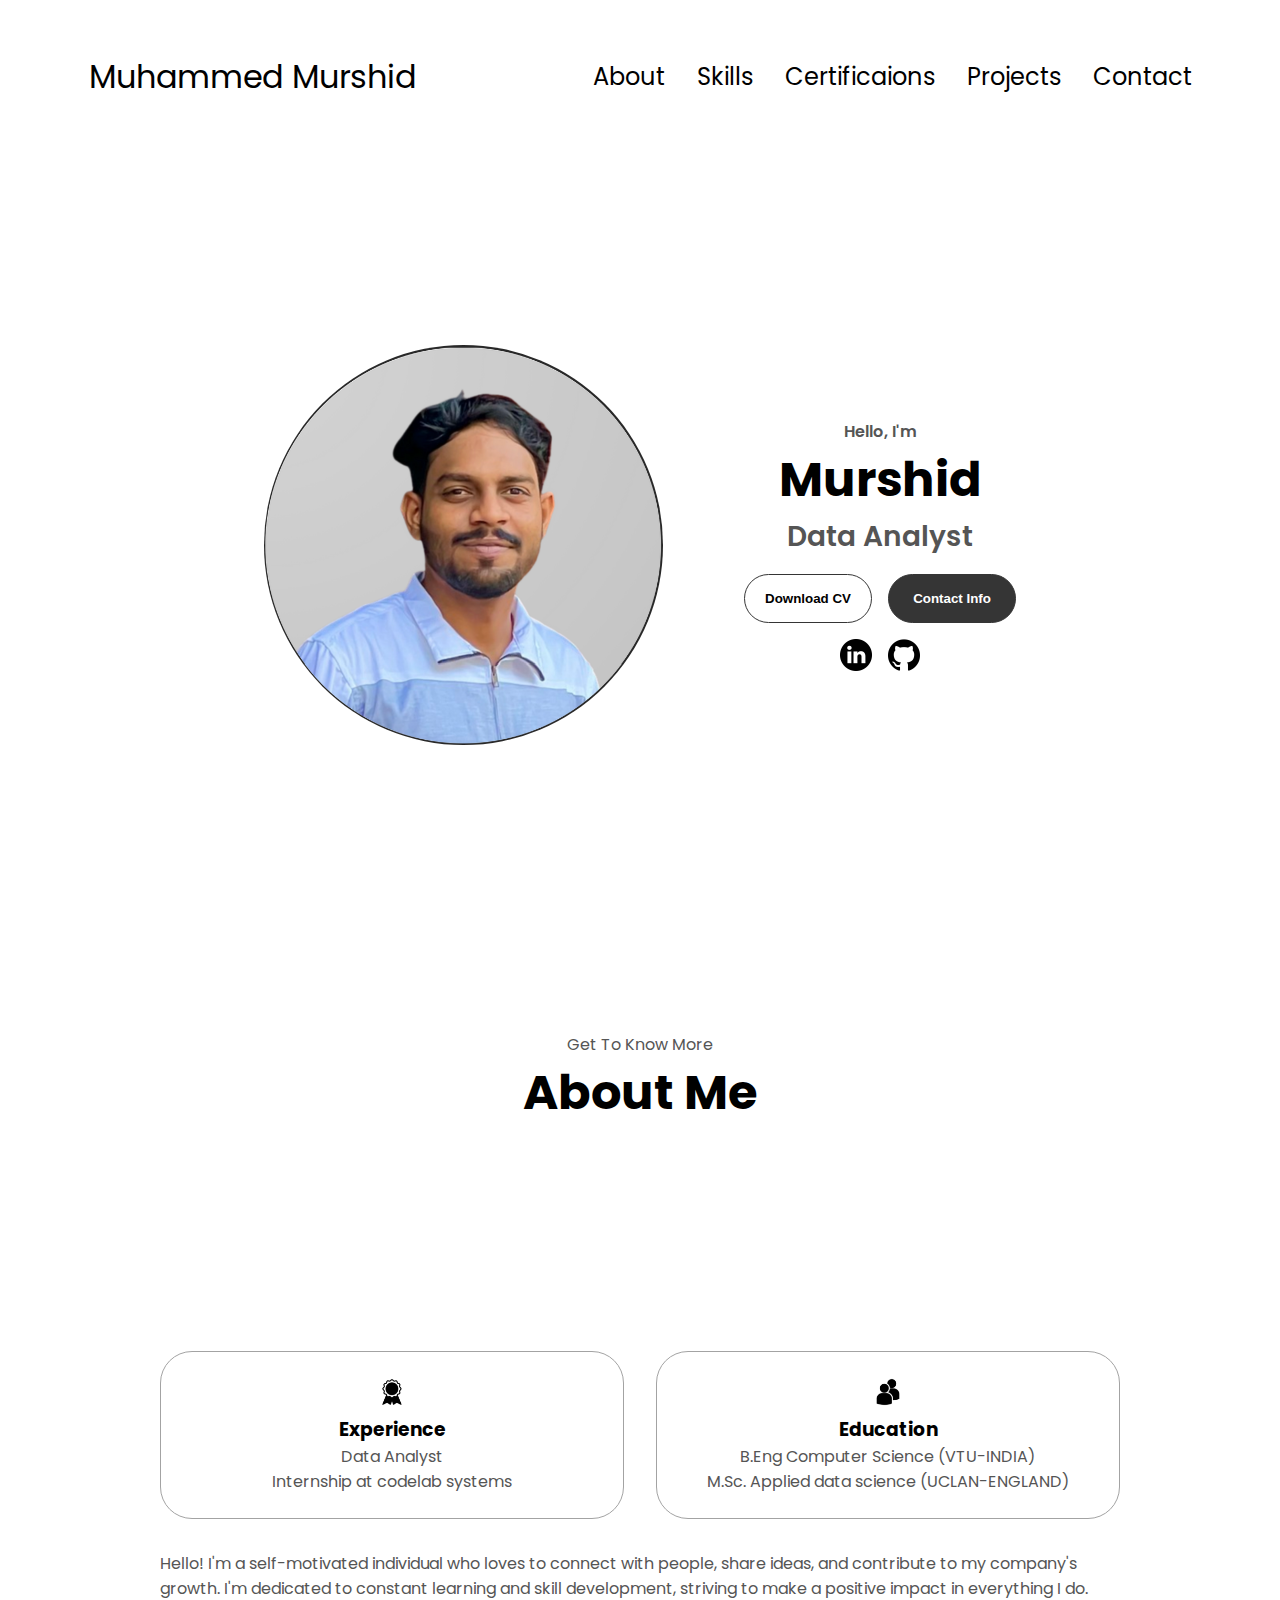
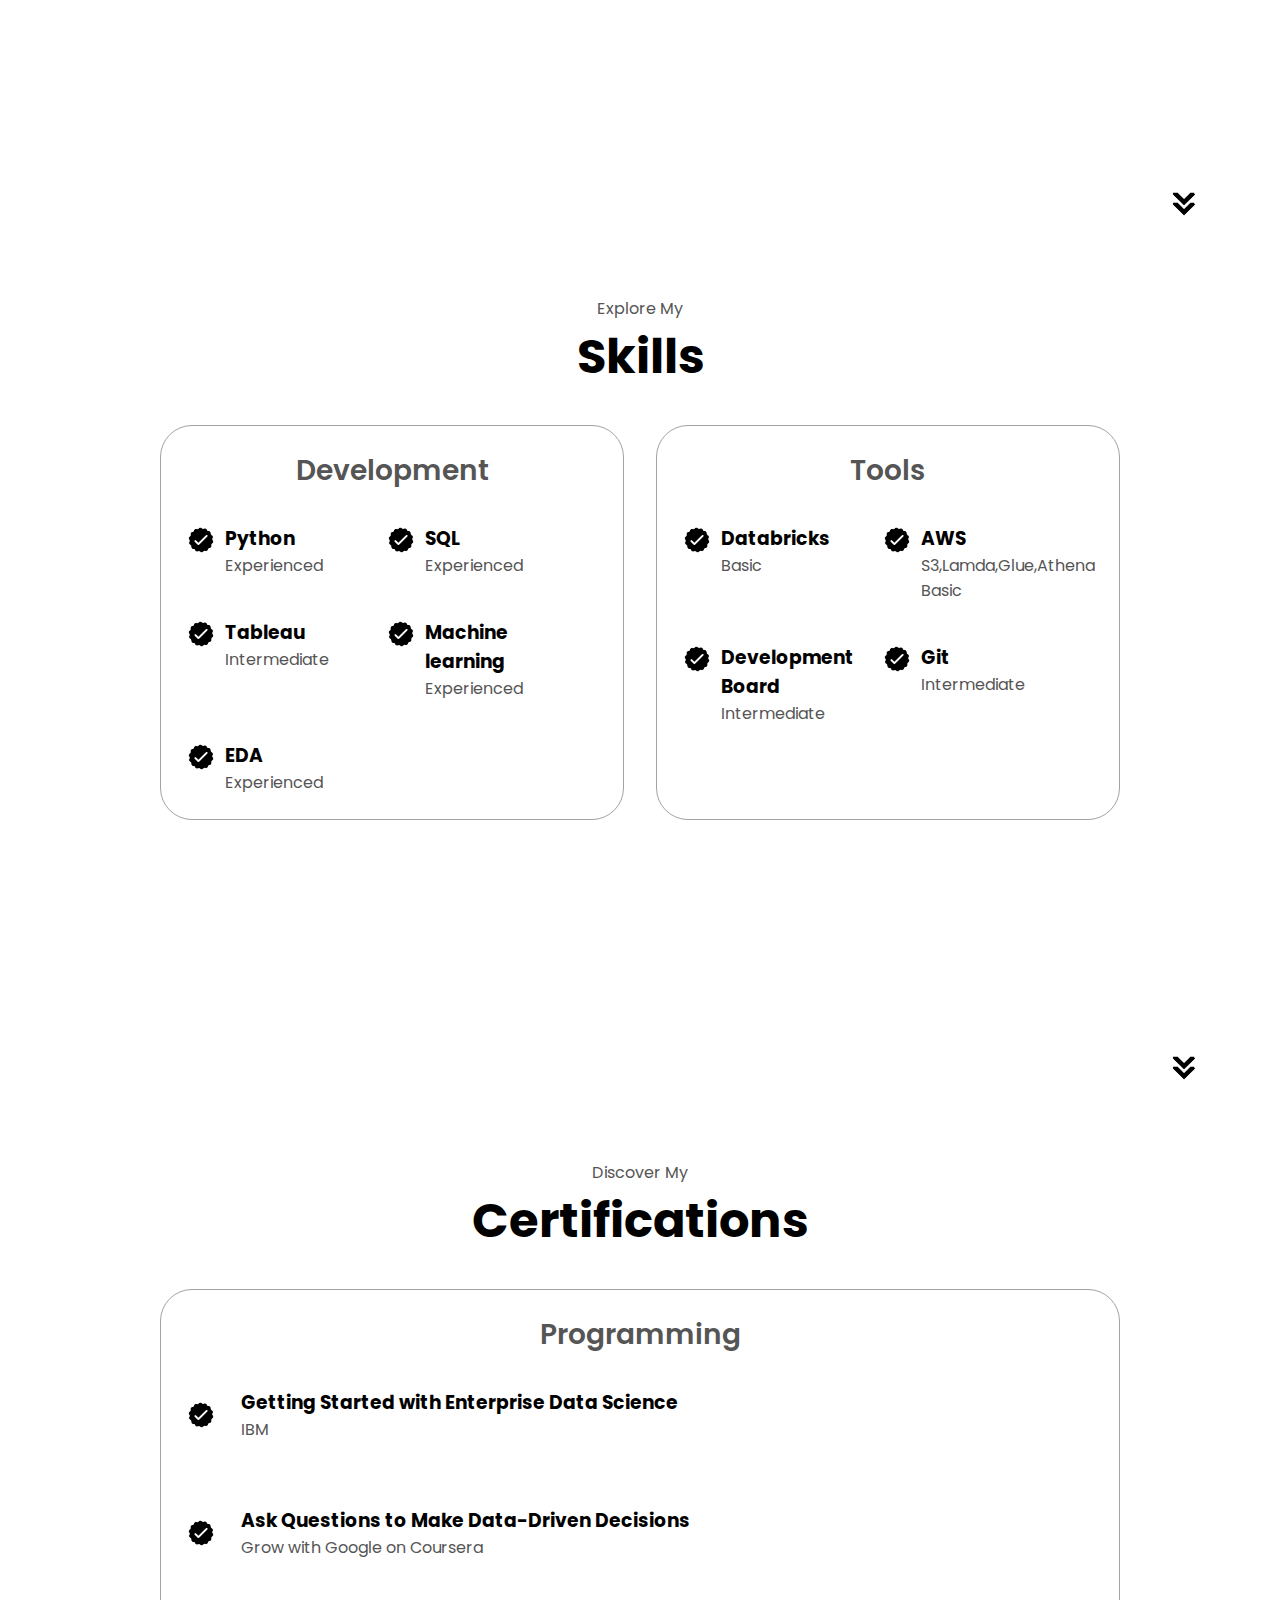
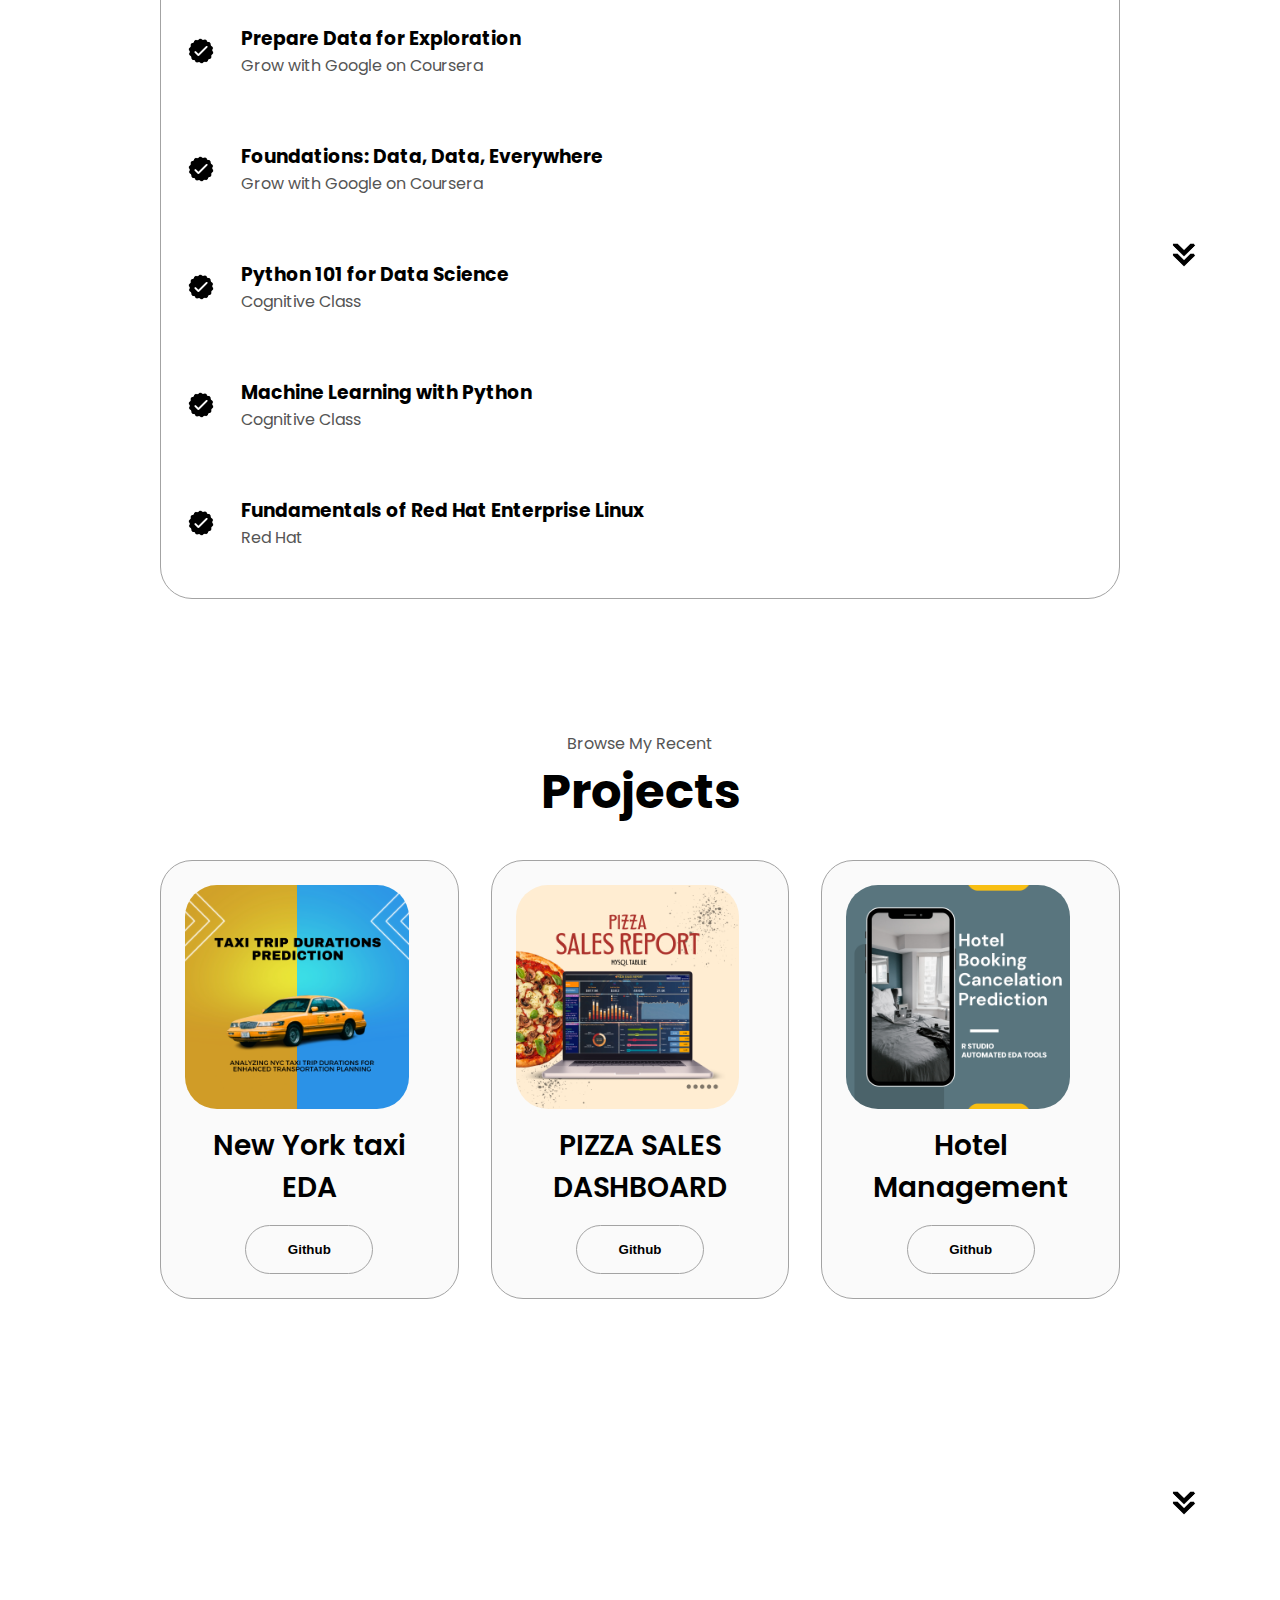
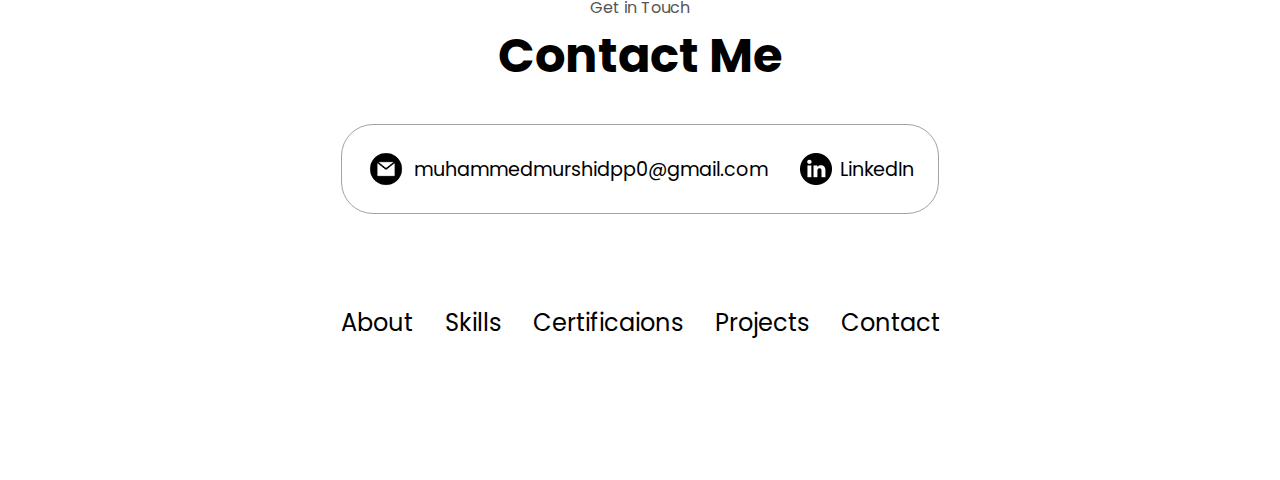
<file: index.html>
<!DOCTYPE html>
<html lang="en">
  <head>
    <meta charset="UTF-8" />
    <meta http-equiv="X-UA-Compatible" content="IE=edge" />
    <meta name="viewport" content="width=device-width, initial-scale=1.0" />
    <title>My Portfolio</title>
    <link rel="stylesheet" href="style.css" />
    <link rel="stylesheet" href="mediaqueries.css" />
  </head>

  <body>
    <nav id="desktop-nav">
      <div class="logo">Muhammed Murshid</div>
      <div>
        <ul class="nav-links">
          <li><a href="#about">About</a></li>
          <li><a href="#experience">Skills</a></li>
          <li><a href="#certifications">Certificaions</a></li>
          <li><a href="#projects">Projects</a></li>
          <li><a href="#contact">Contact</a></li>
        </ul>
      </div>
    </nav>
    <nav id="hamburger-nav">
      <div class="logo">Muhammed Murshid</div>
      <div class="hamburger-menu">
        <div class="hamburger-icon" onclick="toggleMenu()">
          <span></span>
          <span></span>
          <span></span>
        </div>
        <div class="menu-links">
          <li><a href="#about" onclick="toggleMenu()">About</a></li>
          <li><a href="#experience" onclick="toggleMenu()">Experience</a></li>
          <li><a href="#projects" onclick="toggleMenu()">Projects</a></li>
          <li><a href="#contact" onclick="toggleMenu()">Contact</a></li>
        </div>
      </div>
    </nav>
    <section id="profile">
      <div class="section__pic-container">
        <img
          id="dp_pic"
          src="./assets/dp_pic.png"
          alt="John Doe profile picture"
        />
      </div>
      <div class="section__text">
        <p class="section__text__p1">Hello, I'm</p>
        <h1 class="title">Murshid</h1>
        <p class="section__text__p2">Data Analyst</p>
        <div class="btn-container">
          <button
            class="btn btn-color-2"
            onclick="window.open('./assets/Muhammed_Murshid.pdf')"
          >
            Download CV
          </button>
          <button class="btn btn-color-1" onclick="location.href='./#contact'">
            Contact Info
          </button>
        </div>
        <div id="socials-container">
          <img
            src="./assets/linkedin.png"
            alt="My LinkedIn profile"
            class="icon"
            onclick="location.href='https://www.linkedin.com/in/murshidpp/'"
          />
          <img
            src="./assets/github.png"
            alt="My Github profile"
            class="icon"
            onclick="location.href='https://github.com/murshi-xd'"
          />
        </div>
      </div>
    </section>
    <section id="about">
      <p class="section__text__p1">Get To Know More</p>
      <h1 class="title">About Me</h1>
      <div class="section-container">
        <div class="about-details-container">
          <div class="about-containers">
            <div class="details-container">
              <img
                src="./assets/experience.png"
                alt="Experience icon"
                class="icon"
              />
              <h3>Experience</h3>
              <p>Data Analyst<br />Internship at codelab systems</p>
            </div>
            <div class="details-container">
              <img
                src="./assets/education.png"
                alt="Education icon"
                class="icon"
              />
              <h3>Education</h3>
              <p>
                B.Eng Computer Science (VTU-INDIA)<br />M.Sc. Applied data
                science (UCLAN-ENGLAND)
              </p>
            </div>
          </div>
          <div class="text-container">
            <p>
              Hello! I'm a self-motivated individual who loves to connect with
              people, share ideas, and contribute to my company's growth. I'm
              dedicated to constant learning and skill development, striving to
              make a positive impact in everything I do.
            </p>
          </div>
        </div>
      </div>
      <img
        src="./assets/arrow.png"
        alt="Arrow icon"
        class="icon arrow"
        onclick="location.href='./#experience'"
      />
    </section>
    <section id="experience">
      <p class="section__text__p1">Explore My</p>
      <h1 class="title">Skills</h1>
      <div class="experience-details-container">
        <div class="about-containers">
          <div class="details-container">
            <h2 class="experience-sub-title">Development</h2>
            <div class="article-container">
              <article>
                <img
                  src="./assets/checkmark.png"
                  alt="Experience icon"
                  class="icon"
                />
                <div>
                  <h3>Python</h3>
                  <p>Experienced</p>
                </div>
              </article>
              <article>
                <img
                  src="./assets/checkmark.png"
                  alt="Experience icon"
                  class="icon"
                />
                <div>
                  <h3>SQL</h3>
                  <p>Experienced</p>
                </div>
              </article>
              <article>
                <img
                  src="./assets/checkmark.png"
                  alt="Experience icon"
                  class="icon"
                />
                <div>
                  <h3>Tableau</h3>
                  <p>Intermediate</p>
                </div>
              </article>
              <article>
                <img
                  src="./assets/checkmark.png"
                  alt="Experience icon"
                  class="icon"
                />
                <div>
                  <h3>Machine learning</h3>
                  <p>Experienced</p>
                </div>
              </article>
              <article>
                <img
                  src="./assets/checkmark.png"
                  alt="Experience icon"
                  class="icon"
                />
                <div>
                  <h3>EDA</h3>
                  <p>Experienced</p>
                </div>
              </article>
            </div>
          </div>
          <div class="details-container">
            <h2 class="experience-sub-title">Tools</h2>
            <div class="article-container">
              <article>
                <img
                  src="./assets/checkmark.png"
                  alt="Experience icon"
                  class="icon"
                />
                <div>
                  <h3>Databricks</h3>
                  <p>Basic</p>
                </div>
              </article>
              <article>
                <img
                  src="./assets/checkmark.png"
                  alt="Experience icon"
                  class="icon"
                />
                <div>
                  <h3>AWS</h3>
                  <p class="tools">S3,Lamda,Glue,Athena</p>
                  <p>Basic</p>
                </div>
              </article>
              <article>
                <img
                  src="./assets/checkmark.png"
                  alt="Experience icon"
                  class="icon"
                />
                <div>
                  <h3>Development Board</h3>
                  <p>Intermediate</p>
                </div>
              </article>
              <article>
                <img
                  src="./assets/checkmark.png"
                  alt="Experience icon"
                  class="icon"
                />
                <div>
                  <h3>Git</h3>
                  <p>Intermediate</p>
                </div>
              </article>
            </div>
          </div>
        </div>
      </div>
      <img
        src="./assets/arrow.png"
        alt="Arrow icon"
        class="icon arrow"
        onclick="location.href='./#certifications'"
      />
    </section>

    <section id="certifications">
      <p class="section__text__p1">Discover My</p>
      <h1 class="title">Certifications</h1>
      <div class="experience-details-container">
        <div class="about-containers">
          <div class="details-container">
            <h2 class="certification-sub-title">Programming</h2>
            <div class="article-container">
              <article>
                <img
                  src="./assets/checkmark.png"
                  alt="Credentials icon"
                  class="icon"
                />
                <div>
                  <h3>Getting Started with Enterprise Data Science</h3>
                  <p>IBM</p>
                </div>
              </article>
              <article>
                <img
                  src="./assets/checkmark.png"
                  alt="Credentials icon"
                  class="icon"
                />
                <div>
                  <h3>Ask Questions to Make Data-Driven Decisions</h3>
                  <p>Grow with Google on Coursera</p>
                </div>
              </article>
              <article>
                <img
                  src="./assets/checkmark.png"
                  alt="Credentials icon"
                  class="icon"
                />
                <div>
                  <h3>Prepare Data for Exploration</h3>
                  <p>Grow with Google on Coursera</p>
                </div>
              </article>
              <article>
                <img
                  src="./assets/checkmark.png"
                  alt="Credentials icon"
                  class="icon"
                />
                <div>
                  <h3>Foundations: Data, Data, Everywhere</h3>
                  <p>Grow with Google on Coursera</p>
                </div>
              </article>
              <article>
                <img
                  src="./assets/checkmark.png"
                  alt="Credentials icon"
                  class="icon"
                />
                <div>
                  <h3>Python 101 for Data Science</h3>
                  <p>Cognitive Class</p>
                </div>
              </article>
              <article>
                <img
                  src="./assets/checkmark.png"
                  alt="Credentials icon"
                  class="icon"
                />
                <div>
                  <h3>Machine Learning with Python</h3>
                  <p>Cognitive Class</p>
                </div>
              </article>
              <article>
                <img
                  src="./assets/checkmark.png"
                  alt="Credentials icon"
                  class="icon"
                />
                <div>
                  <h3>Fundamentals of Red Hat Enterprise Linux</h3>
                  <p>Red Hat</p>
                </div>
              </article>
            </div>
          </div>
        </div>
      </div>
      <img
        src="./assets/arrow.png"
        alt="Arrow icon"
        class="icon arrow"
        onclick="location.href='./#projects'"
      />
    </section>

    <section id="projects">
      <p class="section__text__p1">Browse My Recent</p>
      <h1 class="title">Projects</h1>
      <div class="experience-details-container">
        <div class="about-containers">
          <div class="details-container color-container">
            <div class="article-container">
              <img
                src="./assets/nyc_taxi.png"
                alt="Project 1"
                class="project-img"
              />
            </div>
            <h2 class="experience-sub-title project-title">
              New York taxi EDA
            </h2>
            <div class="btn-container">
              <button
                class="btn btn-color-2 project-btn"
                onclick="location.href='https://github.com/murshi-xd/NYC-taxi-eda-and-trip-duration-prediction/tree/main'"
              >
                Github
              </button>
            </div>
          </div>
          <div class="details-container color-container">
            <div class="article-container">
              <img
                src="./assets/PIZZA_SALES.png"
                alt="Project 2"
                class="project-img"
              />
            </div>
            <h2 class="experience-sub-title project-title">
              PIZZA SALES DASHBOARD
            </h2>
            <div class="btn-container">
              <button
                class="btn btn-color-2 project-btn"
                onclick="location.href='https://github.com/murshi-xd/Pizza-sales-analysis'"
              >
                Github
              </button>
            </div>
          </div>
          <div class="details-container color-container">
            <div class="article-container">
              <img
                src="./assets/Hotel_booking.png"
                alt="Project 3"
                class="project-img"
              />
            </div>
            <h2 class="experience-sub-title project-title">Hotel Management</h2>
            <div class="btn-container">
              <button
                class="btn btn-color-2 project-btn"
                onclick="location.href='https://github.com/murshi-xd/Hotel_cancel_prediction_R'"
              >
                Github
              </button>
            </div>
          </div>
        </div>
      </div>
      <img
        src="./assets/arrow.png"
        alt="Arrow icon"
        class="icon arrow"
        onclick="location.href='./#contact'"
      />
    </section>
    <section id="contact">
      <p class="section__text__p1">Get in Touch</p>
      <h1 class="title">Contact Me</h1>
      <div class="contact-info-upper-container">
        <div class="contact-info-container">
          <img
            src="./assets/email.png"
            alt="Email icon"
            class="icon contact-icon email-icon"
          />
          <p>
            <a href="mailto:muhammedmurshidpp0@gmail.com">muhammedmurshidpp0@gmail.com</a>
          </p>
        </div>
        <div class="contact-info-container">
          <img
            src="./assets/linkedin.png"
            alt="LinkedIn icon"
            class="icon contact-icon"
          />
          <p><a href="https://www.linkedin.com/in/murshidpp/">LinkedIn</a></p>
        </div>
      </div>
    </section>
    <footer>
      <nav>
        <div class="nav-links-container">
          <ul class="nav-links">
            <li><a href="#about">About</a></li>
            <li><a href="#experience">Skills</a></li>
            <li><a href="#certifications">Certificaions</a></li>
            <li><a href="#projects">Projects</a></li>
            <li><a href="#contact">Contact</a></li>
          </ul>
        </div>
      </nav>
    </footer>
    <script src="script.js"></script>
  </body>
</html>
</file>
<file: style.css>
/* GENERAL */

@import url("https://fonts.googleapis.com/css2?family=Poppins:wght@300;400;500;600&display=swap");
* {
    margin: 0;
    padding: 0;
}

body {
    font-family: "Poppins", sans-serif;
}

html {
    scroll-behavior: smooth;
}

p {
    color: rgb(85, 85, 85);
}


/* TRANSITION */

a,
.btn {
    transition: all 300ms ease;
}


/* DESKTOP NAV */

nav,
.nav-links {
    display: flex;
}

nav {
    justify-content: space-around;
    align-items: center;
    height: 17vh;
}

.nav-links {
    gap: 2rem;
    list-style: none;
    font-size: 1.5rem;
}

a {
    color: black;
    text-decoration: none;
    text-decoration-color: white;
}

a:hover {
    color: grey;
    text-decoration: underline;
    text-underline-offset: 1rem;
    text-decoration-color: rgb(181, 181, 181);
}

.logo {
    font-size: 2rem;
}

.logo:hover {
    cursor: default;
}


/* HAMBURGER MENU */

#hamburger-nav {
    display: none;
}

.hamburger-menu {
    position: relative;
    display: inline-block;
}

.hamburger-icon {
    display: flex;
    flex-direction: column;
    justify-content: space-between;
    height: 24px;
    width: 30px;
    cursor: pointer;
}

.hamburger-icon span {
    width: 100%;
    height: 2px;
    background-color: black;
    transition: all 0.3 ease-in-out;
}

.menu-links {
    position: absolute;
    top: 100%;
    right: 0;
    background-color: white;
    width: fit-content;
    max-height: 0;
    overflow: hidden;
    transition: all 0.3 ease-in-out;
}

.menu-links a {
    display: block;
    padding: 10px;
    text-align: center;
    font-size: 1.5rem;
    color: black;
    text-decoration: none;
    transition: all 0.3 ease-in-out;
}

.menu-links li {
    list-style: none;
}

.menu-links.open {
    max-height: 300px;
}

.hamburger-icon.open span:first-child {
    transform: rotate(45deg) translate(10px, 5px);
}

.hamburger-icon.open span:nth-child(2) {
    opacity: 0;
}

.hamburger-icon.open span:last-child {
    transform: rotate(-45deg) translate(10px, -5px);
}

.hamburger-icon span:first-child {
    transform: none;
}

.hamburger-icon span:first-child {
    opacity: 1;
}

.hamburger-icon span:first-child {
    transform: none;
}


/* SECTIONS */

section {
    padding-top: 4vh;
    height: 96vh;
    margin: 0 10rem;
    box-sizing: border-box;
    min-height: fit-content;
}

.section-container {
    display: flex;
}


/* PROFILE SECTION */

#profile {
    display: flex;
    justify-content: center;
    gap: 5rem;
    height: 80vh;
}

.section__pic-container {
    display: flex;
    height: 400px;
    width: 400px;
    margin: auto 0;
}

#dp_pic {
    border-radius: 50%;
    overflow: hidden;
}

.section__text {
    align-self: center;
    text-align: center;
}

.section__text p {
    font-weight: 600;
}

.section__text__p1 {
    text-align: center;
}

.section__text__p2 {
    font-size: 1.75rem;
    margin-bottom: 1rem;
}

.title {
    font-size: 3rem;
    text-align: center;
}

#socials-container {
    display: flex;
    justify-content: center;
    margin-top: 1rem;
    gap: 1rem;
}


/* ICONS */

.icon {
    cursor: pointer;
    height: 2rem;
}


/* BUTTONS */

.btn-container {
    display: flex;
    justify-content: center;
    gap: 1rem;
}

.btn {
    font-weight: 600;
    transition: all 300ms ease;
    padding: 1rem;
    width: 8rem;
    border-radius: 2rem;
}

.btn-color-1,
.btn-color-2 {
    border: rgb(53, 53, 53) 0.1rem solid;
}

.btn-color-1:hover,
.btn-color-2:hover {
    cursor: pointer;
}

.btn-color-1,
.btn-color-2:hover {
    background: rgb(53, 53, 53);
    color: white;
}

.btn-color-1:hover {
    background: rgb(0, 0, 0);
}

.btn-color-2 {
    background: none;
}

.btn-color-2:hover {
    border: rgb(255, 255, 255) 0.1rem solid;
}

.btn-container {
    gap: 1rem;
}


/* ABOUT SECTION */

#about {
    position: relative;
}

.about-containers {
    gap: 2rem;
    margin-bottom: 2rem;
    margin-top: 2rem;
}

.about-details-container {
    justify-content: center;
    flex-direction: column;
}

.about-containers,
.about-details-container {
    display: flex;
}

.about-pic {
    border-radius: 2rem;
}

.arrow {
    position: absolute;
    right: -5rem;
    bottom: 2.5rem;
}

.details-container {
    padding: 1.5rem;
    flex: 1;
    background: white;
    border-radius: 2rem;
    border: rgb(53, 53, 53) 0.1rem solid;
    border-color: rgb(163, 163, 163);
    text-align: center;
}

.section-container {
    gap: 4rem;
    height: 80%;
}

.section__pic-container {
    height: 400px;
    width: 400px;
    margin: auto 0;
}


/* EXPERIENCE SECTION */

#experience {
    position: relative;
}

.experience-sub-title {
    color: rgb(85, 85, 85);
    font-weight: 600;
    font-size: 1.75rem;
    margin-bottom: 2rem;
}

.experience-details-container {
    display: flex;
    justify-content: center;
    flex-direction: column;
}

#experience article p {
    overflow: hidden;
}

.article-container {
    display: flex;
    text-align: initial;
    flex-wrap: wrap;
    flex-direction: row;
    gap: 2.5rem;
}

article {
    display: flex;
    width: 10rem;
    gap: 0.5rem;
}

article .icon {
    cursor: default;
}


/* CERTIFICATION SECTION */

#certifications {
    position: relative;
    height: auto;
    margin-bottom: 2rem;
}

#certifications .arrow {
    margin-bottom: 20rem;
}

#certifications .certification-sub-title {
    color: rgb(85, 85, 85);
    font-weight: 600;
    font-size: 1.75rem;
    margin-bottom: 2rem;
}

#certifications .certification-details-container {
    display: flex;
    justify-content: left;
    flex-direction: column;
}

#certifications .article-container {
    text-align: left;
}

#certifications article {
    display: flex;
    width: 100%;
    align-items: center;
    margin-bottom: 1.5rem;
}

#certifications article .icon {
    margin-right: 1rem;
    cursor: default;
}

#certifications article div {
    flex-grow: 2;
    /* Allow the text content to take up remaining space */
}


/* PROJECTS SECTION */

#projects {
    position: relative;
    margin-top: 4rem;
}

.color-container {
    border-color: rgb(163, 163, 163);
    background: rgb(250, 250, 250);
}

.project-img {
    border-radius: 2rem;
    width: 90%;
    height: 90%;
}

.project-title {
    margin: 1rem;
    color: black;
}

.project-btn {
    color: black;
    border-color: rgb(163, 163, 163);
}


/* CONTACT */

#contact {
    display: flex;
    justify-content: center;
    flex-direction: column;
    height: 70vh;
}

.contact-info-upper-container {
    display: flex;
    justify-content: center;
    border-radius: 2rem;
    border: rgb(53, 53, 53) 0.1rem solid;
    border-color: rgb(163, 163, 163);
    background: (250, 250, 250);
    margin: 2rem auto;
    padding: 0.5rem;
}

.contact-info-container {
    display: flex;
    align-items: center;
    justify-content: center;
    gap: 0.5rem;
    margin: 1rem;
}

.contact-info-container p {
    font-size: larger;
}

.contact-icon {
    cursor: default;
}

.email-icon {
    height: 2.5rem;
}


/* FOOTER SECTION */

footer {
    height: 26vh;
    margin: 0 1rem;
}

footer p {
    text-align: center;
}
</file>
<file: mediaqueries.css>
@media screen and (max-width: 1400px) {
    #profile {
        height: 83vh;
        margin-bottom: 6rem;
    }
    .about-containers {
        flex-wrap: wrap;
    }
    #contact {
        height: fit-content;
    }
}

@media screen and (max-width: 1200px) {
    #desktop-nav {
        display: none;
    }
    .about-containers {
        flex-wrap: wrap;
    }
    #hamburger-nav {
        display: flex;
    }
    #experience,
    #about,
    #projects,
    .experience-details-container {
        margin-top: 2rem;
    }
    #profile,
    .section-container {
        display: block;
    }
    .arrow {
        display: none;
    }
    section,
    .section-container {
        height: fit-content;
    }
    section {
        margin: 0 5%;
    }
    .section__pic-container {
        width: 275px;
        height: 275px;
        margin: 0 auto 2rem;
    }
    .article {
        width: 1%;
    }
}

@media screen and (max-width: 600px) {
    #contact,
    footer {
        height: 40vh;
    }
    #profile {
        height: 83vh;
        margin-bottom: 0;
    }
    article {
        font-size: 1rem;
    }
    footer nav {
        height: fit-content;
        margin-bottom: 2rem;
    }
    .about-containers,
    .contact-info-upper-container,
    .btn-container {
        flex-wrap: wrap;
    }
    .contact-info-container {
        margin: 0;
    }
    .contact-info-container p,
    .nav-links li a {
        font-size: 1rem;
    }
    .experience-sub-title {
        font-size: 1.25rem;
    }
    .logo {
        font-size: 1.5rem;
    }
    .nav-links {
        flex-direction: column;
        gap: 0.5rem;
        text-align: center;
    }
    .section__pic-container {
        width: 46vw;
        height: 46vw;
        justify-content: center;
        margin: 0 auto 2rem;
    }
    .section__text__p2 {
        font-size: 1.25rem;
    }
    .title {
        font-size: 2rem;
    }
    .text-container {
        text-align: justify;
    }
}
</file>
